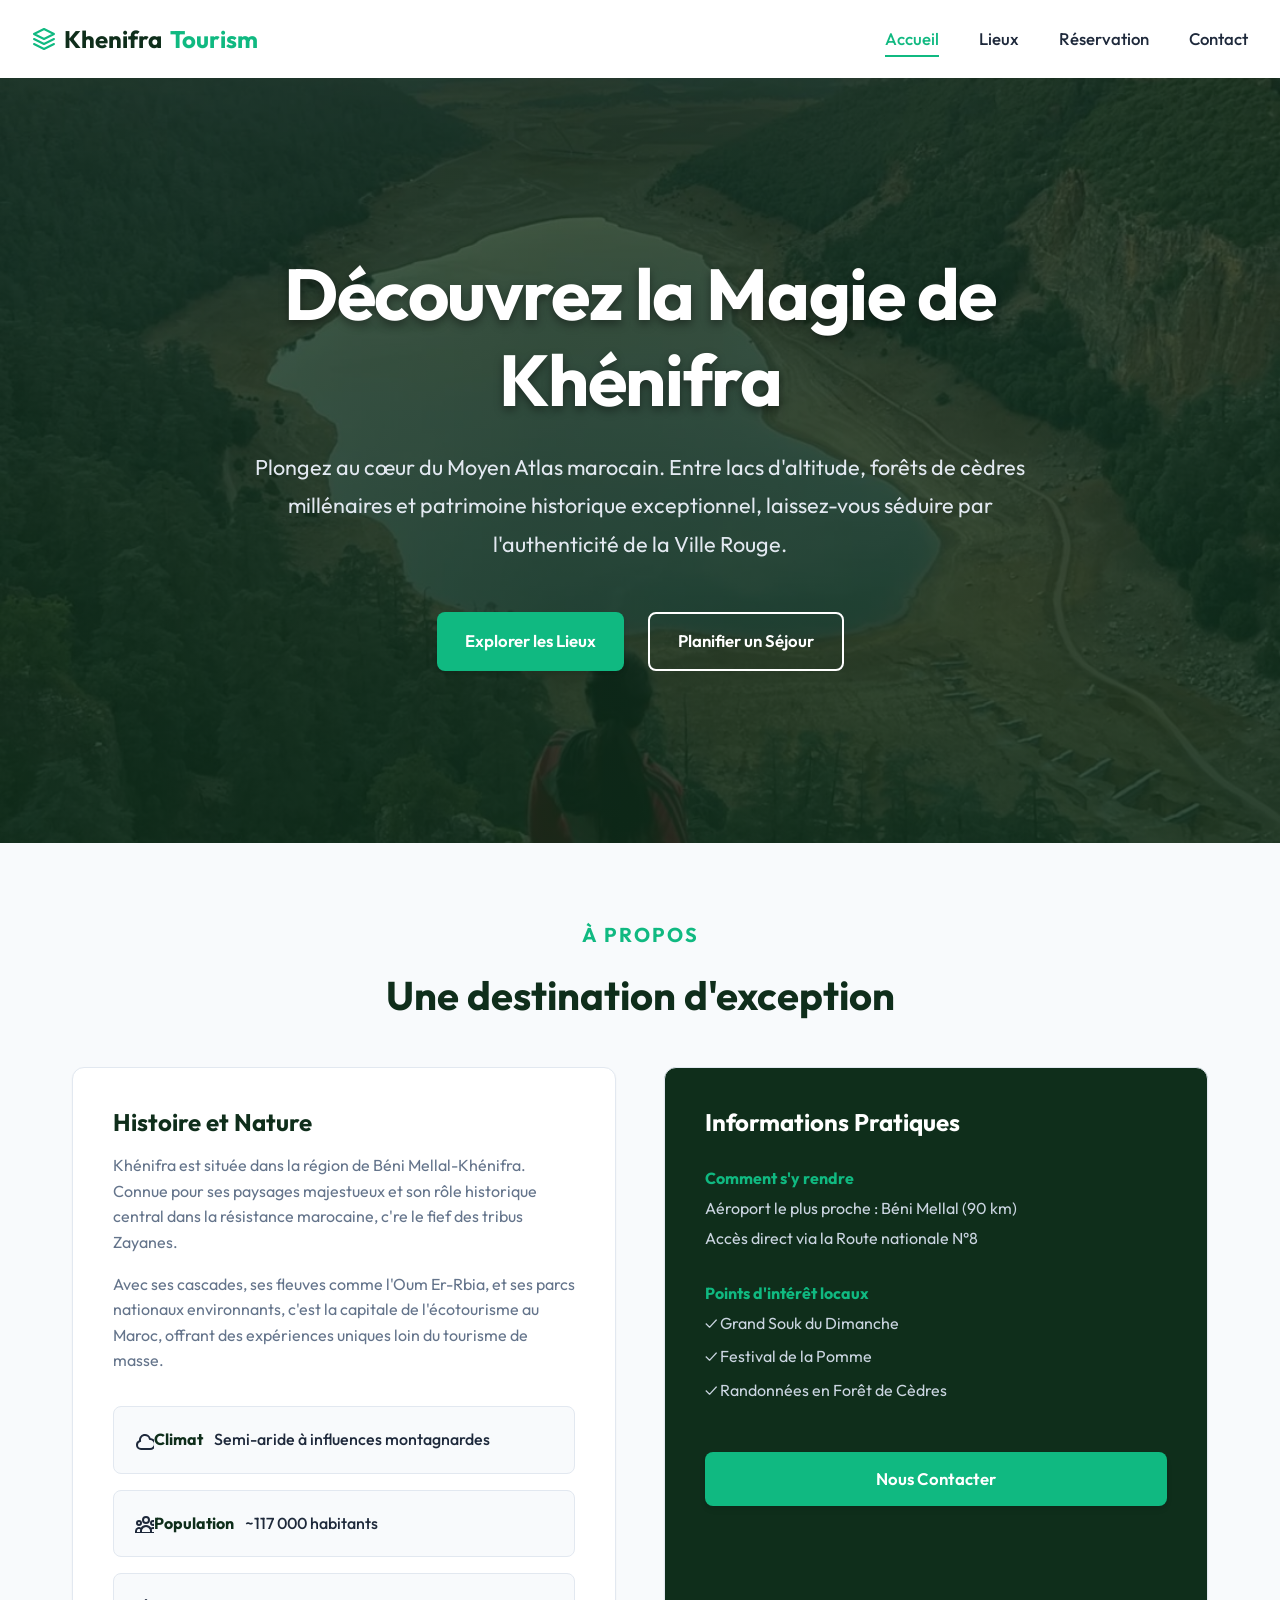
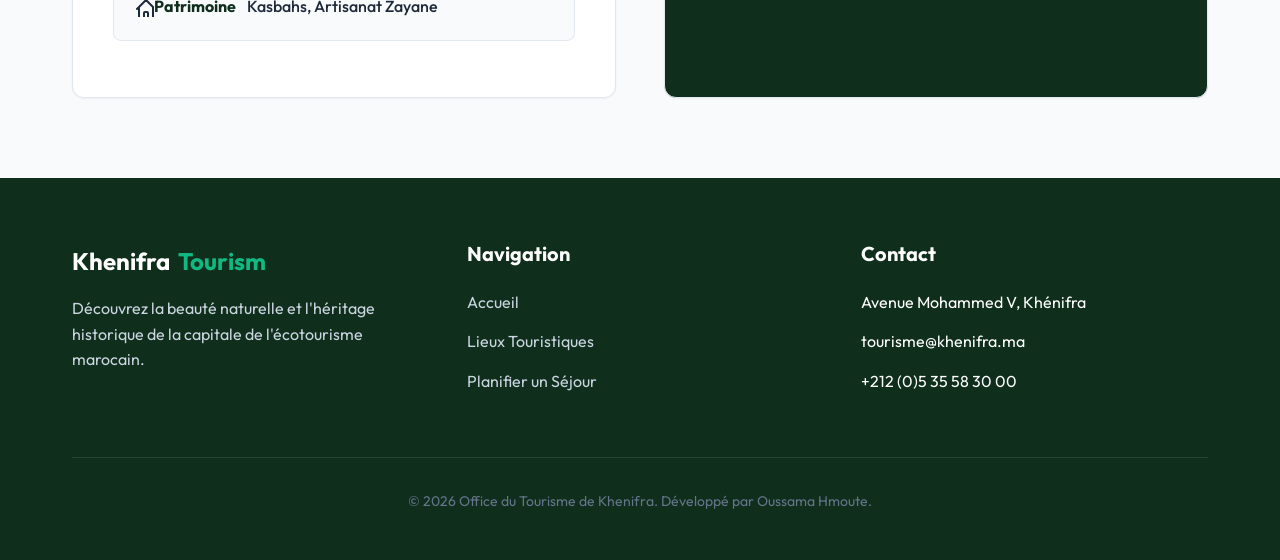
<file: index.html>
<!DOCTYPE html>
<html lang="fr">

<head>
    <meta charset="UTF-8">
    <meta name="viewport" content="width=device-width, initial-scale=1.0">
    <meta name="description" content="Khenifra Tourism : Découvrez la magie de la ville rouge du Maroc central.">
    <title>Accueil | Khenifra Tourism</title>
    <link rel="stylesheet" href="style.css">
</head>

<body>

    <nav class="navbar">
        <div class="container">
            <div class="logo">
                <svg width="24" height="24" viewBox="0 0 24 24" fill="none" stroke="currentColor" stroke-width="2"
                    stroke-linecap="round" stroke-linejoin="round" style="color: var(--accent);">
                    <path d="M12 2L2 7l10 5 10-5-10-5Z" />
                    <path d="M2 17l10 5 10-5" />
                    <path d="M2 12l10 5 10-5" />
                </svg>
                Khenifra<span>Tourism</span>
            </div>
            <ul class="nav-links">
                <li><a href="index.html" class="active">Accueil</a></li>
                <li><a href="lieux.html">Lieux</a></li>
                <li><a href="reservation.html">Réservation</a></li>
                <li><a href="contact.html">Contact</a></li>
            </ul>
        </div>
    </nav>

    <section class="hero">
        <div class="container">
            <div class="hero-content">
                <h1>Découvrez la Magie de Khénifra</h1>
                <p>Plongez au cœur du Moyen Atlas marocain. Entre lacs d'altitude, forêts de cèdres millénaires et
                    patrimoine historique exceptionnel, laissez-vous séduire par l'authenticité de la Ville Rouge.</p>
                <div class="hero-buttons">
                    <a href="lieux.html" class="btn btn-primary">Explorer les Lieux</a>
                    <a href="reservation.html" class="btn btn-outline">Planifier un Séjour</a>
                </div>
            </div>
        </div>
    </section>

    <main class="section">
        <div class="container">

            <div class="text-center mb-3">
                <h2 style="color: var(--accent); font-size: 1.25rem; text-transform: uppercase; letter-spacing: 2px;">À
                    Propos</h2>
                <h3 style="font-size: 2.5rem;">Une destination d'exception</h3>
            </div>

            <div class="grid-2">
                <article class="card">
                    <h3 style="font-size: 1.5rem;">Histoire et Nature</h3>
                    <p>Khénifra est située dans la région de Béni Mellal-Khénifra. Connue pour ses paysages majestueux
                        et son rôle historique central dans la résistance marocaine, c're le fief des tribus Zayanes.
                    </p>
                    <p>Avec ses cascades, ses fleuves comme l'Oum Er-Rbia, et ses parcs nationaux environnants, c'est la
                        capitale de l'écotourisme au Maroc, offrant des expériences uniques loin du tourisme de masse.
                    </p>

                    <ul class="about-features">
                        <li>
                            <svg width="20" height="20" fill="none" stroke="currentColor" stroke-width="2">
                                <path stroke-linecap="round" stroke-linejoin="round"
                                    d="M3 15a4 4 0 004 4h9a5 5 0 10-.1-9.999 5.002 5.002 0 10-9.78 2.096A4.001 4.001 0 003 15z" />
                            </svg>
                            <div><strong>Climat</strong> Semi-aride à influences montagnardes</div>
                        </li>
                        <li>
                            <svg width="20" height="20" fill="none" stroke="currentColor" stroke-width="2">
                                <path stroke-linecap="round" stroke-linejoin="round"
                                    d="M17 20h5v-2a3 3 0 00-5.356-1.857M17 20H7m10 0v-2c0-.656-.126-1.283-.356-1.857M7 20H2v-2a3 3 0 015.356-1.857M7 20v-2c0-.656.126-1.283.356-1.857m0 0a5.002 5.002 0 019.288 0M15 7a3 3 0 11-6 0 3 3 0 016 0zm6 3a2 2 0 11-4 0 2 2 0 014 0zM7 10a2 2 0 11-4 0 2 2 0 014 0z" />
                            </svg>
                            <div><strong>Population</strong> ~117 000 habitants</div>
                        </li>
                        <li>
                            <svg width="20" height="20" fill="none" stroke="currentColor" stroke-width="2">
                                <path stroke-linecap="round" stroke-linejoin="round"
                                    d="M3 12l2-2m0 0l7-7 7 7M5 10v10a1 1 0 001 1h3m10-11l2 2m-2-2v10a1 1 0 01-1 1h-3m-6 0a1 1 0 001-1v-4a1 1 0 011-1h2a1 1 0 011 1v4a1 1 0 001 1m-6 0h6" />
                            </svg>
                            <div><strong>Patrimoine</strong> Kasbahs, Artisanat Zayane</div>
                        </li>
                    </ul>
                </article>

                <aside class="card" style="background-color: var(--primary); color: white;">
                    <h3 style="color: white; font-size: 1.5rem; margin-bottom: 2rem;">Informations Pratiques</h3>

                    <div style="margin-bottom: 2rem;">
                        <h4 style="color: var(--accent); margin-bottom: 0.5rem;">Comment s'y rendre</h4>
                        <p style="color: #cbd5e1; margin-bottom: 0.25rem;">Aéroport le plus proche : Béni Mellal (90 km)
                        </p>
                        <p style="color: #cbd5e1;">Accès direct via la Route nationale N°8</p>
                    </div>

                    <div style="margin-bottom: 2rem;">
                        <h4 style="color: var(--accent); margin-bottom: 0.5rem;">Points d'intérêt locaux</h4>
                        <ul style="color: #cbd5e1; list-style: none; padding-left: 0;">
                            <li style="margin-bottom: 0.5rem;">✓ Grand Souk du Dimanche</li>
                            <li style="margin-bottom: 0.5rem;">✓ Festival de la Pomme</li>
                            <li style="margin-bottom: 0.5rem;">✓ Randonnées en Forêt de Cèdres</li>
                        </ul>
                    </div>

                    <a href="contact.html" class="btn btn-primary" style="width: 100%; margin-top: 1rem;">Nous
                        Contacter</a>
                </aside>
            </div>
        </div>
    </main>

    <footer>
        <div class="container">
            <div class="footer-grid">
                <div class="footer-col">
                    <div class="logo" style="color: white; margin-bottom: 1rem;">
                        Khenifra<span>Tourism</span>
                    </div>
                    <p>Découvrez la beauté naturelle et l'héritage historique de la capitale de l'écotourisme marocain.
                    </p>
                </div>
                <div class="footer-col">
                    <h4>Navigation</h4>
                    <ul class="footer-links">
                        <li><a href="index.html">Accueil</a></li>
                        <li><a href="lieux.html">Lieux Touristiques</a></li>
                        <li><a href="reservation.html">Planifier un Séjour</a></li>
                    </ul>
                </div>
                <div class="footer-col">
                    <h4>Contact</h4>
                    <ul class="footer-links">
                        <li>Avenue Mohammed V, Khénifra</li>
                        <li>tourisme@khenifra.ma</li>
                        <li>+212 (0)5 35 58 30 00</li>
                    </ul>
                </div>
            </div>
            <div class="footer-bottom">
                <p>&copy; 2026 Office du Tourisme de Khenifra. Développé par Oussama Hmoute.</p>
            </div>
        </div>
    </footer>

</body>

</html>
</file>
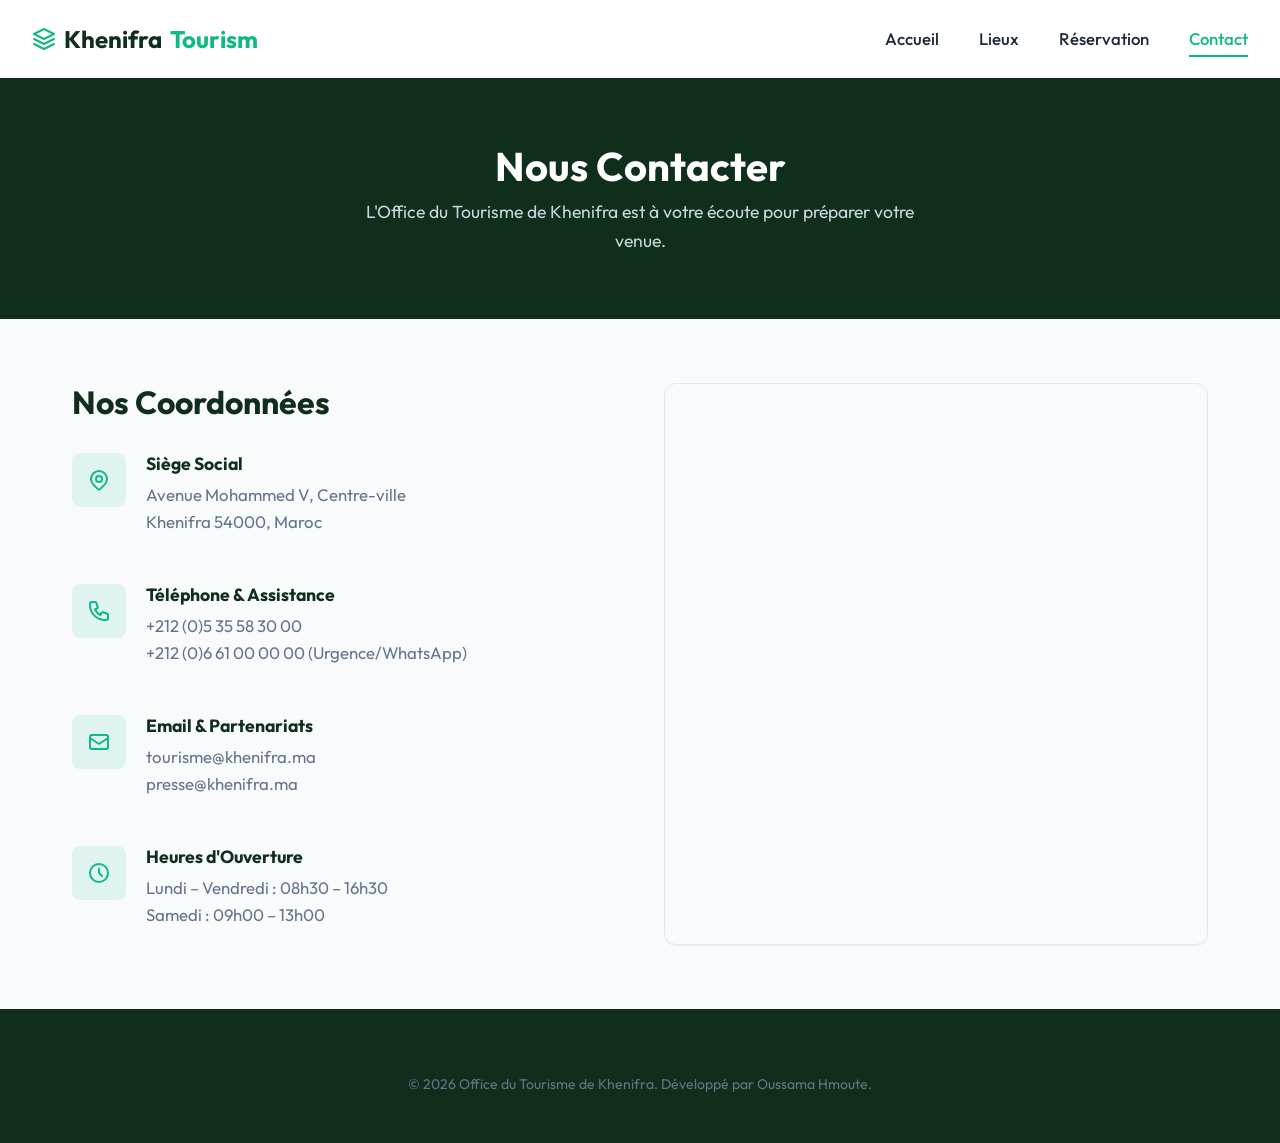
<file: contact.html>
<!DOCTYPE html>
<html lang="fr">
<head>
    <meta charset="UTF-8">
    <meta name="viewport" content="width=device-width, initial-scale=1.0">
    <meta name="description" content="Contactez Khenifra Tourism pour vos questions.">
    <title>Contact | Khenifra Tourism</title>
    <link rel="stylesheet" href="style.css">
</head>
<body>

        <nav class="navbar">
        <div class="container">
            <div class="logo">
                <svg width="24" height="24" viewBox="0 0 24 24" fill="none" stroke="currentColor" stroke-width="2" stroke-linecap="round" stroke-linejoin="round" style="color: var(--accent);"><path d="M12 2L2 7l10 5 10-5-10-5Z"/><path d="M2 17l10 5 10-5"/><path d="M2 12l10 5 10-5"/></svg>
                Khenifra<span>Tourism</span>
            </div>
            <ul class="nav-links">
                <li><a href="index.html">Accueil</a></li>
                <li><a href="lieux.html">Lieux</a></li>
                <li><a href="reservation.html">Réservation</a></li>
                <li><a href="contact.html" class="active">Contact</a></li>
            </ul>
        </div>
    </nav>

        <div style="background-color: var(--primary); color: white; padding: 4rem 0;">
        <div class="container text-center">
            <h1 style="color: white; margin-bottom: 0.5rem;">Nous Contacter</h1>
            <p style="color: #cbd5e1; font-size: 1.1rem; max-width: 600px; margin: 0 auto;">L'Office du Tourisme de Khenifra est à votre écoute pour préparer votre venue.</p>
        </div>
    </div>

        <main class="section" style="padding-top: 4rem; padding-bottom: 4rem;">
        <div class="container">
            
            <div class="grid-2">
                
                                <div>
                    <h2 style="margin-bottom: 2rem;">Nos Coordonnées</h2>
                    
                    <div class="contact-info">
                        <div class="info-item">
                            <div class="info-icon">
                                <svg width="24" height="24" fill="none" stroke="currentColor" stroke-width="2"><path stroke-linecap="round" stroke-linejoin="round" d="M17.657 16.657L13.414 20.9a1.998 1.998 0 01-2.827 0l-4.244-4.243a8 8 0 1111.314 0z" /><path stroke-linecap="round" stroke-linejoin="round" d="M15 11a3 3 0 11-6 0 3 3 0 016 0z" /></svg>
                            </div>
                            <div class="info-text">
                                <h4>Siège Social</h4>
                                <p>Avenue Mohammed V, Centre-ville<br>Khenifra 54000, Maroc</p>
                            </div>
                        </div>

                        <div class="info-item">
                            <div class="info-icon">
                                <svg width="24" height="24" fill="none" stroke="currentColor" stroke-width="2"><path stroke-linecap="round" stroke-linejoin="round" d="M3 5a2 2 0 012-2h3.28a1 1 0 01.948.684l1.498 4.493a1 1 0 01-.502 1.21l-2.257 1.13a11.042 11.042 0 005.516 5.516l1.13-2.257a1 1 0 011.21-.502l4.493 1.498a1 1 0 01.684.949V19a2 2 0 01-2 2h-1C9.716 21 3 14.284 3 6V5z" /></svg>
                            </div>
                            <div class="info-text">
                                <h4>Téléphone & Assistance</h4>
                                <p><a href="tel:+212535583000">+212 (0)5 35 58 30 00</a><br><a href="tel:+212661000000">+212 (0)6 61 00 00 00 (Urgence/WhatsApp)</a></p>
                            </div>
                        </div>

                        <div class="info-item">
                            <div class="info-icon">
                                <svg width="24" height="24" fill="none" stroke="currentColor" stroke-width="2"><path stroke-linecap="round" stroke-linejoin="round" d="M3 8l7.89 5.26a2 2 0 002.22 0L21 8M5 19h14a2 2 0 002-2V7a2 2 0 00-2-2H5a2 2 0 00-2 2v10a2 2 0 002 2z" /></svg>
                            </div>
                            <div class="info-text">
                                <h4>Email & Partenariats</h4>
                                <p><a href="mailto:tourisme@khenifra.ma">tourisme@khenifra.ma</a><br><a href="mailto:presse@khenifra.ma">presse@khenifra.ma</a></p>
                            </div>
                        </div>

                        <div class="info-item">
                            <div class="info-icon">
                                <svg width="24" height="24" fill="none" stroke="currentColor" stroke-width="2"><path stroke-linecap="round" stroke-linejoin="round" d="M12 8v4l3 3m6-3a9 9 0 11-18 0 9 9 0 0118 0z" /></svg>
                            </div>
                            <div class="info-text">
                                <h4>Heures d'Ouverture</h4>
                                <p>Lundi – Vendredi : 08h30 – 16h30<br>Samedi : 09h00 – 13h00</p>
                            </div>
                        </div>
                    </div>
                </div>

                                <div>
                    <div class="map-container">
                        <iframe
                            src="https://www.google.com/maps/embed?pb=!1m18!1m12!1m3!1d53660.84723453928!2d-5.686693!3d32.9354!2m3!1f0!2f0!3f0!3m2!1i1024!2i768!4f13.1!3m3!1m2!1s0xda418ddb1be9f55%3A0x64bf7c4bfdbd6f0c!2sKh%C3%A9nifra%2C%20Morocco!5e0!3m2!1sfr!2sma!4v1700000000000!5m2!1sfr!2sma"
                            title="Carte de Khenifra"
                            allowfullscreen=""
                            loading="lazy"
                            referrerpolicy="no-referrer-when-downgrade">
                        </iframe>
                    </div>
                </div>

            </div>

        </div>
    </main>

        <footer>
        <div class="container">
            <div class="footer-bottom" style="border: none; padding: 0;">
                <p>&copy; 2026 Office du Tourisme de Khenifra. Développé par Oussama Hmoute.</p>
            </div>
        </div>
    </footer>

</body>
</html>
</file>
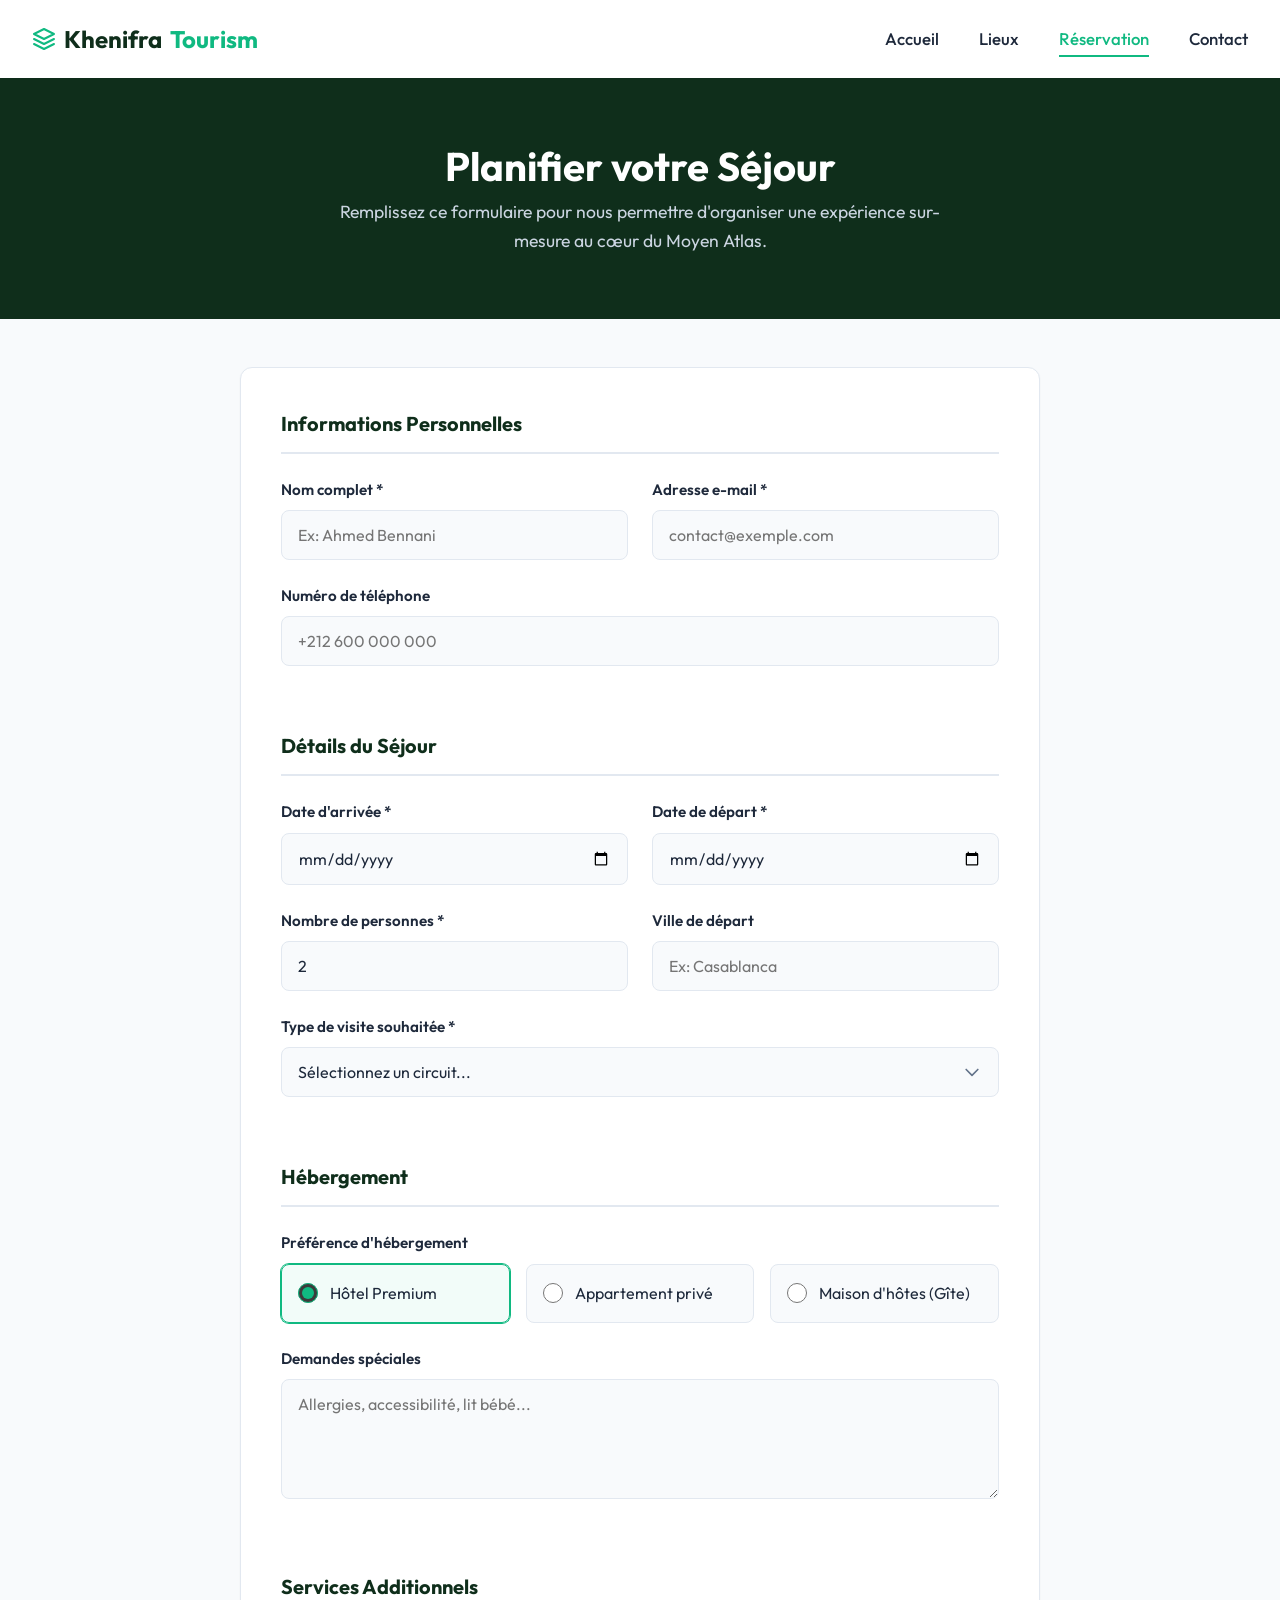
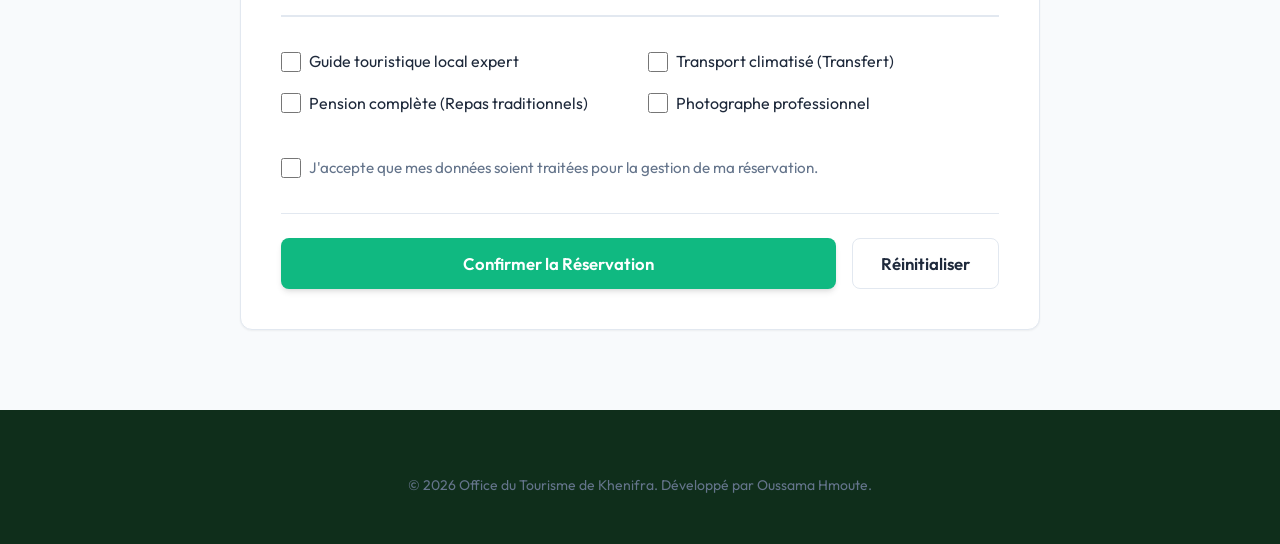
<file: reservation.html>
<!DOCTYPE html>
<html lang="fr">
<head>
    <meta charset="UTF-8">
    <meta name="viewport" content="width=device-width, initial-scale=1.0">
    <meta name="description" content="Réservez votre séjour et circuit touristique à Khenifra.">
    <title>Réservation | Khenifra Tourism</title>
    <link rel="stylesheet" href="style.css">
</head>
<body>

        <nav class="navbar">
        <div class="container">
            <div class="logo">
                <svg width="24" height="24" viewBox="0 0 24 24" fill="none" stroke="currentColor" stroke-width="2" stroke-linecap="round" stroke-linejoin="round" style="color: var(--accent);"><path d="M12 2L2 7l10 5 10-5-10-5Z"/><path d="M2 17l10 5 10-5"/><path d="M2 12l10 5 10-5"/></svg>
                Khenifra<span>Tourism</span>
            </div>
            <ul class="nav-links">
                <li><a href="index.html">Accueil</a></li>
                <li><a href="lieux.html">Lieux</a></li>
                <li><a href="reservation.html" class="active">Réservation</a></li>
                <li><a href="contact.html">Contact</a></li>
            </ul>
        </div>
    </nav>

        <div style="background-color: var(--primary); color: white; padding: 4rem 0;">
        <div class="container text-center">
            <h1 style="color: white; margin-bottom: 0.5rem;">Planifier votre Séjour</h1>
            <p style="color: #cbd5e1; font-size: 1.1rem; max-width: 600px; margin: 0 auto;">Remplissez ce formulaire pour nous permettre d'organiser une expérience sur-mesure au cœur du Moyen Atlas.</p>
        </div>
    </div>

        <main class="section" style="padding-top: 3rem;">
        <div class="container">
            
            <div class="card form-card">
                <form id="form-reservation" action="#" method="post" novalidate>

                                        <fieldset>
                        <legend>Informations Personnelles</legend>
                        <div class="form-grid">
                            <div class="form-group">
                                <label for="nom" class="form-label">Nom complet *</label>
                                <input type="text" id="nom" name="nom" class="form-control" placeholder="Ex: Ahmed Bennani" required>
                            </div>
                            <div class="form-group">
                                <label for="email" class="form-label">Adresse e-mail *</label>
                                <input type="email" id="email" name="email" class="form-control" placeholder="contact@exemple.com" required>
                            </div>
                        </div>
                        <div class="form-group">
                            <label for="telephone" class="form-label">Numéro de téléphone</label>
                            <input type="text" id="telephone" name="telephone" class="form-control" placeholder="+212 600 000 000">
                        </div>
                    </fieldset>

                                        <fieldset>
                        <legend>Détails du Séjour</legend>
                        <div class="form-grid">
                            <div class="form-group">
                                <label for="date-arrivee" class="form-label">Date d'arrivée *</label>
                                <input type="date" id="date-arrivee" name="date-arrivee" class="form-control" required>
                            </div>
                            <div class="form-group">
                                <label for="date-depart" class="form-label">Date de départ *</label>
                                <input type="date" id="date-depart" name="date-depart" class="form-control" required>
                            </div>
                        </div>

                        <div class="form-grid">
                            <div class="form-group">
                                <label for="nb-personnes" class="form-label">Nombre de personnes *</label>
                                <input type="number" id="nb-personnes" name="nb-personnes" class="form-control" min="1" value="2" required>
                            </div>
                            <div class="form-group">
                                <label for="ville-depart" class="form-label">Ville de départ</label>
                                <input type="text" id="ville-depart" name="ville-depart" class="form-control" list="liste-villes" placeholder="Ex: Casablanca">
                                <datalist id="liste-villes">
                                    <option value="Casablanca">
                                    <option value="Rabat">
                                    <option value="Marrakech">
                                    <option value="Fès">
                                    <option value="Meknès">
                                    <option value="Béni Mellal">
                                    <option value="Agadir">
                                    <option value="Tanger">
                                </datalist>
                            </div>
                        </div>

                        <div class="form-group">
                            <label class="form-label">Type de visite souhaitée *</label>
                            <select name="type-visite" class="form-control" required>
                                <option value="" disabled selected>Sélectionnez un circuit...</option>
                                <option value="culturelle">Circuit Culturel & Historique (Kasbahs)</option>
                                <option value="nature">Écotourisme & Forêts (Parc d'Ifrane, Lacs)</option>
                                <option value="aventure">Randonnée et Aventure (Sommets)</option>
                                <option value="gastronomique">Découverte Gastronomique Zayane</option>
                                <option value="complete">Circuit Complet (Tout inclus)</option>
                            </select>
                        </div>
                    </fieldset>

                                        <fieldset>
                        <legend>Hébergement</legend>
                        <label class="form-label">Préférence d'hébergement</label>
                        <div class="radio-group">
                            <label class="radio-card">
                                <input type="radio" name="hebergement" value="hotel" checked>
                                Hôtel Premium
                            </label>
                            <label class="radio-card">
                                <input type="radio" name="hebergement" value="appartement">
                                Appartement privé
                            </label>
                            <label class="radio-card">
                                <input type="radio" name="hebergement" value="maison-accueil">
                                Maison d'hôtes (Gîte)
                            </label>
                        </div>

                        <div class="form-group" style="margin-top: 1.5rem;">
                            <label for="preferences" class="form-label">Demandes spéciales</label>
                            <textarea id="preferences" name="preferences" class="form-control" placeholder="Allergies, accessibilité, lit bébé..."></textarea>
                        </div>
                    </fieldset>

                                        <fieldset>
                        <legend>Services Additionnels</legend>
                        <div class="radio-group" style="grid-template-columns: 1fr 1fr;">
                            <label class="checkbox-wrap">
                                <input type="checkbox" name="services" value="guide"> Guide touristique local expert
                            </label>
                            <label class="checkbox-wrap">
                                <input type="checkbox" name="services" value="transport"> Transport climatisé (Transfert)
                            </label>
                            <label class="checkbox-wrap">
                                <input type="checkbox" name="services" value="repas"> Pension complète (Repas traditionnels)
                            </label>
                            <label class="checkbox-wrap">
                                <input type="checkbox" name="services" value="photo"> Photographe professionnel
                            </label>
                        </div>
                    </fieldset>

                    <div class="form-group">
                        <label class="checkbox-wrap" style="color: var(--text-muted); font-size: 0.95rem;">
                            <input type="checkbox" name="rgpd" required>
                            J'accepte que mes données soient traitées pour la gestion de ma réservation.
                        </label>
                    </div>

                    <div class="form-actions">
                        <button type="submit" class="btn btn-primary" style="flex: 1;">Confirmer la Réservation</button>
                        <button type="reset" class="btn btn-outline" style="border: 1px solid var(--border); color: var(--text-main);">Réinitialiser</button>
                    </div>

                </form>
            </div>

        </div>
    </main>

        <footer>
        <div class="container">
            <div class="footer-bottom" style="border: none; padding: 0;">
                <p>&copy; 2026 Office du Tourisme de Khenifra. Développé par Oussama Hmoute.</p>
            </div>
        </div>
    </footer>

</body>
</html>
</file>
<file: style.css>
@import url('https://fonts.googleapis.com/css2?family=Outfit:wght@300;400;500;600;700&display=swap');

:root {
        --primary: #0f2e1b;
    --primary-light: #1b5e20;
    --accent: #10b981;
    --accent-hover: #059669;
    
        --bg-color: #f8fafc;
    --surface: #ffffff;
    --text-main: #1e293b;
    --text-muted: #64748b;
    --border: #e2e8f0;
    
        --shadow-sm: 0 1px 2px 0 rgba(0, 0, 0, 0.05);
    --shadow-md: 0 4px 6px -1px rgba(0, 0, 0, 0.1), 0 2px 4px -1px rgba(0, 0, 0, 0.06);
    --shadow-lg: 0 10px 15px -3px rgba(0, 0, 0, 0.1), 0 4px 6px -2px rgba(0, 0, 0, 0.05);
    --radius: 8px;
    --radius-lg: 12px;
    --transition: all 0.3s ease;
    --font-sans: 'Outfit', system-ui, -apple-system, sans-serif;
}

* {
    margin: 0;
    padding: 0;
    box-sizing: border-box;
}

body {
    font-family: var(--font-sans);
    background-color: var(--bg-color);
    color: var(--text-main);
    line-height: 1.6;
    -webkit-font-smoothing: antialiased;
    display: flex;
    flex-direction: column;
    min-height: 100vh;
}

a {
    color: var(--accent);
    text-decoration: none;
    transition: var(--transition);
}

a:hover {
    color: var(--accent-hover);
}

img {
    max-width: 100%;
    height: auto;
    display: block;
}

h1, h2, h3, h4 {
    color: var(--primary);
    font-weight: 700;
    line-height: 1.2;
}

h1 { font-size: 2.5rem; }
h2 { font-size: 2rem; margin-bottom: 1.5rem; }
h3 { font-size: 1.5rem; margin-bottom: 1rem; }

p {
    margin-bottom: 1rem;
    color: var(--text-muted);
}

.text-center { text-align: center; }
.mb-2 { margin-bottom: 2rem; }
.mb-3 { margin-bottom: 3rem; }

.container {
    width: 100%;
    max-width: 1200px;
    margin: 0 auto;
    padding: 0 2rem;
}

.section {
    padding: 5rem 0;
}

.btn {
    display: inline-flex;
    align-items: center;
    justify-content: center;
    padding: 0.875rem 1.75rem;
    font-weight: 600;
    border-radius: var(--radius);
    cursor: pointer;
    transition: var(--transition);
    border: none;
    font-family: var(--font-sans);
    font-size: 1.05rem;
    text-transform: none;
}

.btn-primary {
    background-color: var(--accent);
    color: white;
    box-shadow: var(--shadow-md);
}

.btn-primary:hover {
    background-color: var(--accent-hover);
    transform: translateY(-2px);
    box-shadow: var(--shadow-lg);
    color: white;
}

.btn-outline {
    background-color: transparent;
    color: white;
    border: 2px solid white;
}

.btn-outline:hover {
    background-color: white;
    color: var(--primary);
}

.card {
    background: var(--surface);
    border-radius: var(--radius-lg);
    box-shadow: var(--shadow-sm);
    padding: 2.5rem;
    border: 1px solid var(--border);
    transition: var(--transition);
}

.card:hover {
    box-shadow: var(--shadow-md);
    transform: translateY(-3px);
}

.navbar {
    background-color: var(--surface);
    box-shadow: var(--shadow-sm);
    position: sticky;
    top: 0;
    z-index: 1000;
    padding: 1.25rem 0;
}

.navbar .container {
    display: flex;
    justify-content: space-between;
    align-items: center;
    max-width: 100%;     padding: 0 2rem; }

.logo {
    font-size: 1.5rem;
    font-weight: 700;
    color: var(--primary);
    display: flex;
    align-items: center;
    gap: 0.5rem;
}

.logo span {
    color: var(--accent);
}

.nav-links {
    display: flex;
    gap: 2.5rem;
    list-style: none;
}

.nav-links a {
    color: var(--text-main);
    font-weight: 500;
    position: relative;
    padding: 0.5rem 0;
    font-size: 1.05rem;
}

.nav-links a.active {
    color: var(--accent);
}

.nav-links a::after {
    content: '';
    position: absolute;
    width: 0;
    height: 2px;
    bottom: 0;
    left: 0;
    background-color: var(--accent);
    transition: var(--transition);
}

.nav-links a:hover {
    color: var(--accent);
}

.nav-links a:hover::after, .nav-links a.active::after {
    width: 100%;
}

.hero {
    position: relative;
    min-height: 85vh;
    display: flex;
    align-items: center;
    background-image: linear-gradient(rgba(15, 46, 27, 0.7), rgba(15, 46, 27, 0.85)), url('images/background.webp');
    background-size: cover;
    background-position: center;
    background-attachment: fixed;
    color: white;
}

.hero-content {
    max-width: 800px;
    text-align: center;
    margin: 0 auto;
}

.hero h1 {
    color: white;
    font-size: 4.5rem;
    margin-bottom: 1.5rem;
    text-shadow: 0 4px 10px rgba(0,0,0,0.4);
    letter-spacing: -0.02em;
}

.hero p {
    color: #e2e8f0;
    font-size: 1.35rem;
    margin-bottom: 3rem;
    line-height: 1.8;
}

.hero-buttons {
    display: flex;
    gap: 1.5rem;
    justify-content: center;
}

.grid-2 {
    display: grid;
    grid-template-columns: repeat(auto-fit, minmax(350px, 1fr));
    gap: 3rem;
}

.grid-3 {
    display: grid;
    grid-template-columns: repeat(auto-fit, minmax(300px, 1fr));
    gap: 2rem;
}

.about-features {
    list-style: none;
    margin-top: 2rem;
}

.about-features li {
    padding: 1.25rem;
    background: var(--bg-color);
    border-radius: var(--radius);
    margin-bottom: 1rem;
    display: flex;
    align-items: center;
    font-weight: 500;
    border: 1px solid var(--border);
}

.about-features li strong {
    color: var(--primary);
    margin-right: 0.5rem;
    min-width: 120px;
}

.table-wrapper {
    background: var(--surface);
    border-radius: var(--radius-lg);
    box-shadow: var(--shadow-sm);
        border: 1px solid var(--border);
}

table {
    width: 100%;
    border-collapse: collapse;
    text-align: left;
    min-width: 800px;
}

thead {
    background-color: var(--bg-color);
}

th {
    padding: 1.25rem 1.5rem;
    font-weight: 600;
    font-size: 0.85rem;
    text-transform: uppercase;
    letter-spacing: 0.05em;
    color: var(--text-muted);
    border-bottom: 1px solid var(--border);
}

td {
    padding: 1.25rem 1.5rem;
    border-bottom: 1px solid var(--border);
    color: var(--text-main);
    vertical-align: middle;
}

tbody tr {
    transition: var(--transition);
}

tbody tr:hover {
    background-color: #f1f5f9;
}

tfoot td {
    background-color: var(--bg-color);
    font-weight: 500;
    color: var(--text-muted);
    text-align: center;
}

.img-thumbnail {
    width: 120px;
    height: 80px;
    object-fit: cover;
    border-radius: var(--radius);
    box-shadow: var(--shadow-sm);
    transition: var(--transition);
}

.img-thumbnail:hover {
    transform: scale(2.5);
    box-shadow: var(--shadow-lg);
    position: relative;
    z-index: 10;
}

.tag {
    display: inline-block;
    padding: 0.25rem 0.75rem;
    background-color: rgba(16, 185, 129, 0.1);
    color: var(--accent-hover);
    border-radius: 9999px;
    font-size: 0.875rem;
    font-weight: 500;
}

.form-card {
    max-width: 800px;
    margin: 0 auto;
}

.form-group {
    margin-bottom: 1.5rem;
}

.form-label {
    display: block;
    margin-bottom: 0.5rem;
    font-weight: 600;
    color: var(--text-main);
    font-size: 0.95rem;
}

.form-control {
    width: 100%;
    padding: 0.875rem 1rem;
    border: 1px solid var(--border);
    border-radius: var(--radius);
    font-family: var(--font-sans);
    font-size: 1rem;
    color: var(--text-main);
    background-color: var(--bg-color);
    transition: var(--transition);
}

.form-control:focus {
    outline: none;
    border-color: var(--accent);
    background-color: var(--surface);
    box-shadow: 0 0 0 4px rgba(16, 185, 129, 0.15);
}

select.form-control {
    appearance: none;
    background-image: url("data:image/svg+xml,%3Csvg xmlns='http://www.w3.org/2000/svg' fill='none' viewBox='0 0 24 24' stroke='%2364748b'%3E%3Cpath stroke-linecap='round' stroke-linejoin='round' stroke-width='2' d='M19 9l-7 7-7-7'%3E%3C/path%3E%3C/svg%3E");
    background-repeat: no-repeat;
    background-position: right 1rem center;
    background-size: 1.25rem;
}

textarea.form-control {
    resize: vertical;
    min-height: 120px;
}

.radio-group {
    display: grid;
    grid-template-columns: repeat(auto-fit, minmax(200px, 1fr));
    gap: 1rem;
    margin-top: 0.5rem;
}

.radio-card {
    display: flex;
    align-items: center;
    gap: 0.75rem;
    padding: 1rem;
    border: 1px solid var(--border);
    border-radius: var(--radius);
    cursor: pointer;
    transition: var(--transition);
    background-color: var(--bg-color);
}

.radio-card:hover {
    border-color: var(--accent);
}

.radio-card:has(input:checked) {
    border-color: var(--accent);
    background-color: rgba(16, 185, 129, 0.05);
    box-shadow: 0 0 0 1px var(--accent);
}

input[type="radio"], input[type="checkbox"] {
    width: 1.25rem;
    height: 1.25rem;
    accent-color: var(--accent);
    cursor: pointer;
}

.checkbox-wrap {
    display: flex;
    align-items: center;
    gap: 0.5rem;
}

.form-grid {
    display: grid;
    grid-template-columns: repeat(2, 1fr);
    gap: 0 1.5rem;
}

fieldset {
    border: none;
    padding: 0;
    margin: 0 0 2.5rem 0;
}

legend {
    font-size: 1.25rem;
    font-weight: 700;
    color: var(--primary);
    margin-bottom: 1.5rem;
    padding-bottom: 0.75rem;
    border-bottom: 2px solid var(--border);
    width: 100%;
}

.form-actions {
    display: flex;
    gap: 1rem;
    margin-top: 2rem;
    padding-top: 1.5rem;
    border-top: 1px solid var(--border);
}

.contact-info {
    display: flex;
    flex-direction: column;
    gap: 2rem;
}

.info-item {
    display: flex;
    align-items: flex-start;
    gap: 1.25rem;
}

.info-icon {
    background-color: rgba(16, 185, 129, 0.1);
    color: var(--accent);
    width: 54px;
    height: 54px;
    border-radius: var(--radius);
    display: flex;
    align-items: center;
    justify-content: center;
    font-size: 1.5rem;
    flex-shrink: 0;
}

.info-text h4 {
    color: var(--primary);
    margin-bottom: 0.5rem;
    font-size: 1.1rem;
}

.info-text p, .info-text a {
    color: var(--text-muted);
    font-size: 1.05rem;
}

.map-container {
    height: 100%;
    min-height: 500px;
    border-radius: var(--radius-lg);
    overflow: hidden;
    box-shadow: var(--shadow-sm);
    border: 1px solid var(--border);
}

.map-container iframe {
    width: 100%;
    height: 100%;
    border: none;
    display: block;
}

footer {
    background-color: var(--primary);
    color: white;
    padding: 4rem 0 2rem;
    margin-top: auto;
}

.footer-grid {
    display: grid;
    grid-template-columns: repeat(auto-fit, minmax(250px, 1fr));
    gap: 3rem;
    margin-bottom: 3rem;
}

.footer-col h4 {
    color: white;
    margin-bottom: 1.5rem;
    font-size: 1.25rem;
}

.footer-col p {
    color: #cbd5e1;
}

.footer-links {
    list-style: none;
}

.footer-links li {
    margin-bottom: 0.875rem;
}

.footer-links a {
    color: #cbd5e1;
}

.footer-links a:hover {
    color: var(--accent);
    padding-left: 5px;
}

.footer-bottom {
    text-align: center;
    padding-top: 2rem;
    border-top: 1px solid rgba(255,255,255,0.1);
    color: #94a3b8;
    font-size: 0.875rem;
}

@media (max-width: 992px) {
    .form-grid {
        grid-template-columns: 1fr;
    }
    .table-wrapper {
        overflow-x: auto;     }
}

@media (max-width: 768px) {
    .hero h1 { font-size: 3rem; }
    .hero p { font-size: 1.1rem; }
    .navbar .container { flex-direction: column; gap: 1rem; }
    .nav-links { flex-wrap: wrap; justify-content: center; gap: 1rem; }
    .section { padding: 3rem 0; }
    .grid-2 { grid-template-columns: 1fr; }
    .map-container { min-height: 350px; margin-top: 2rem; }
}
</file>
